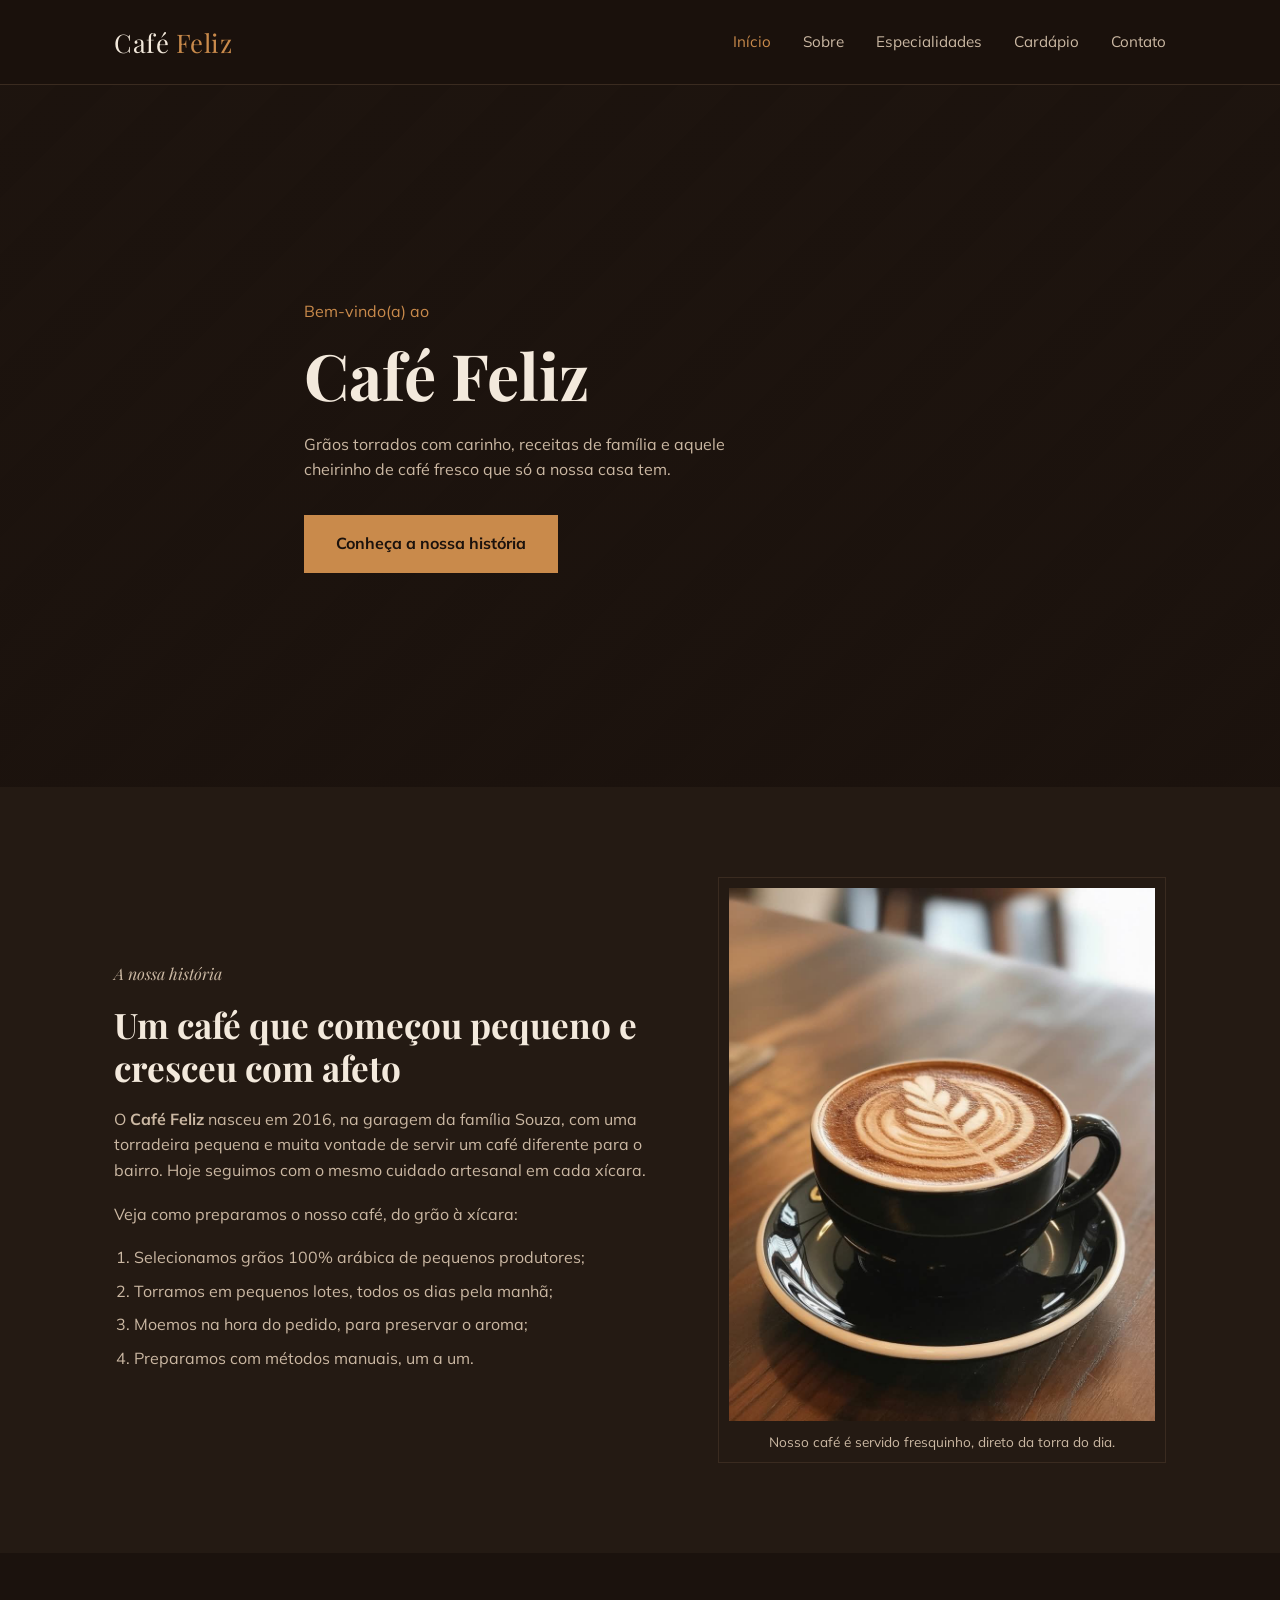
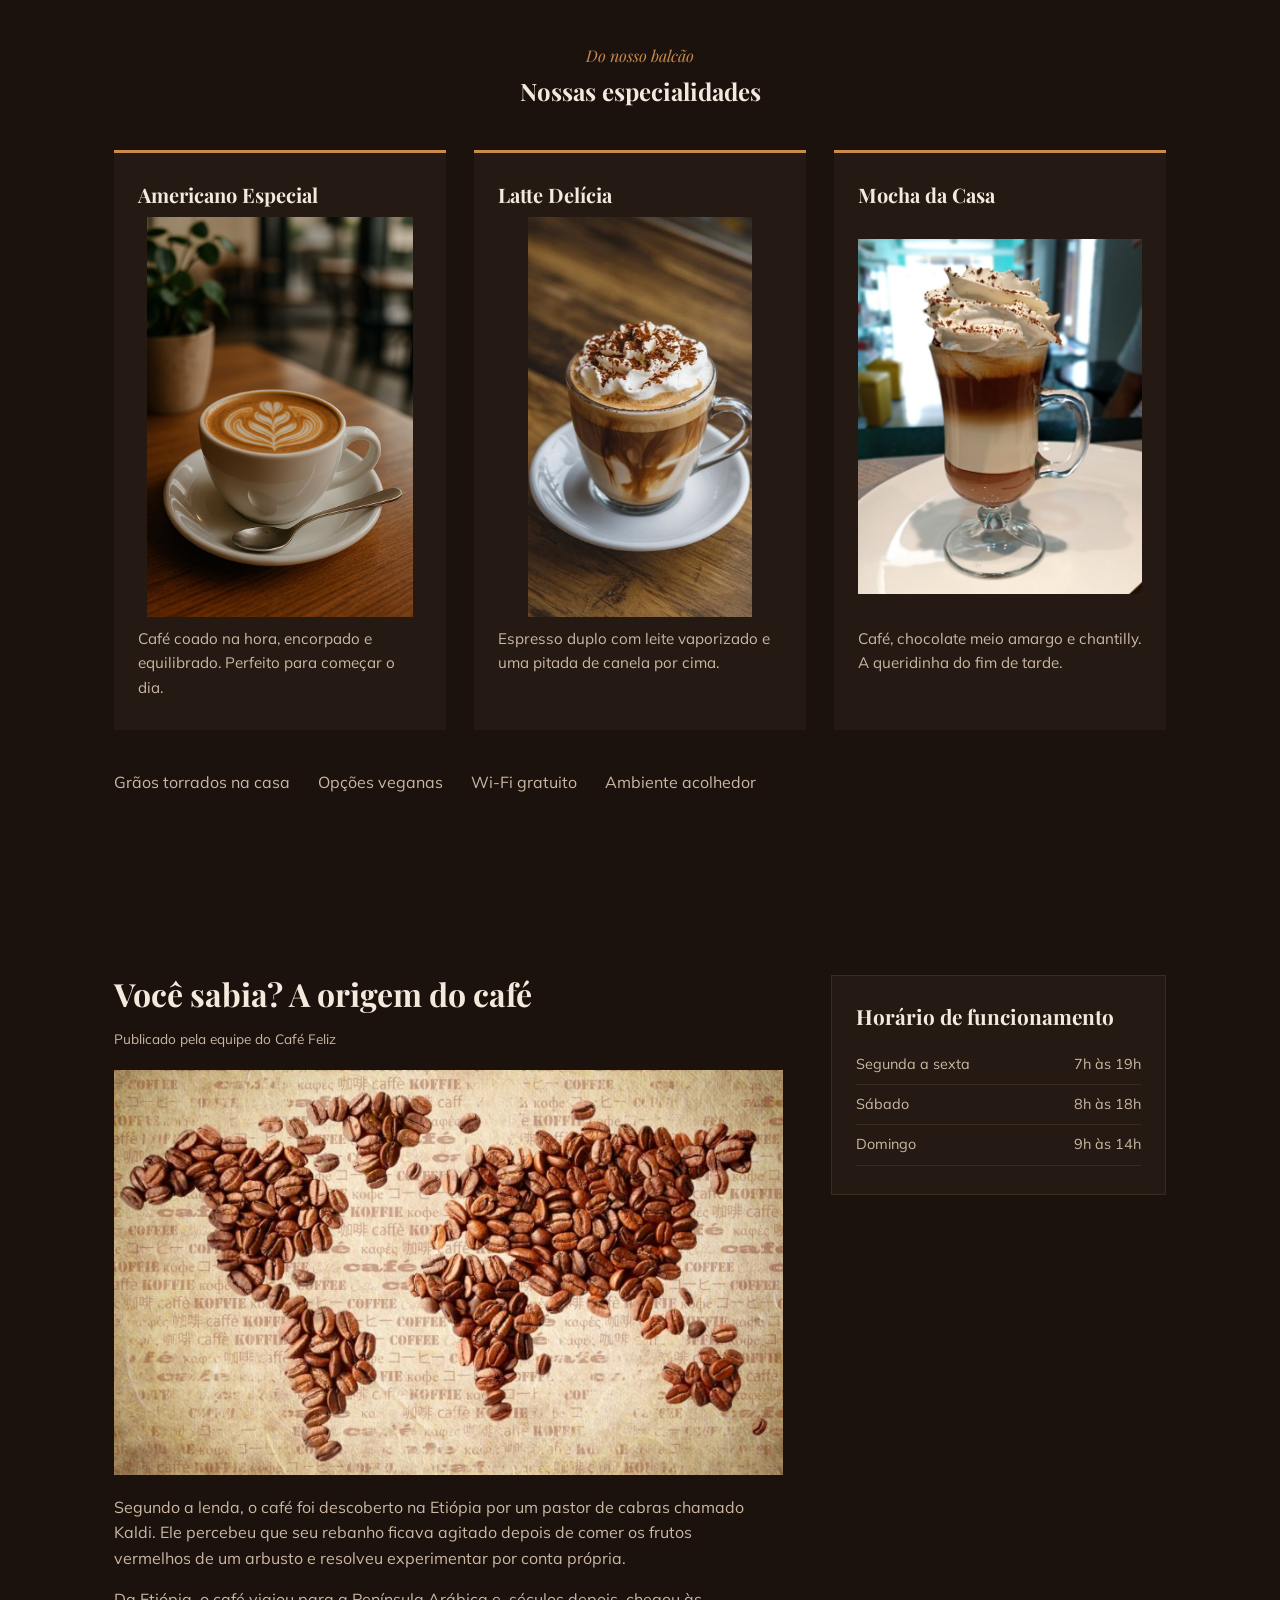
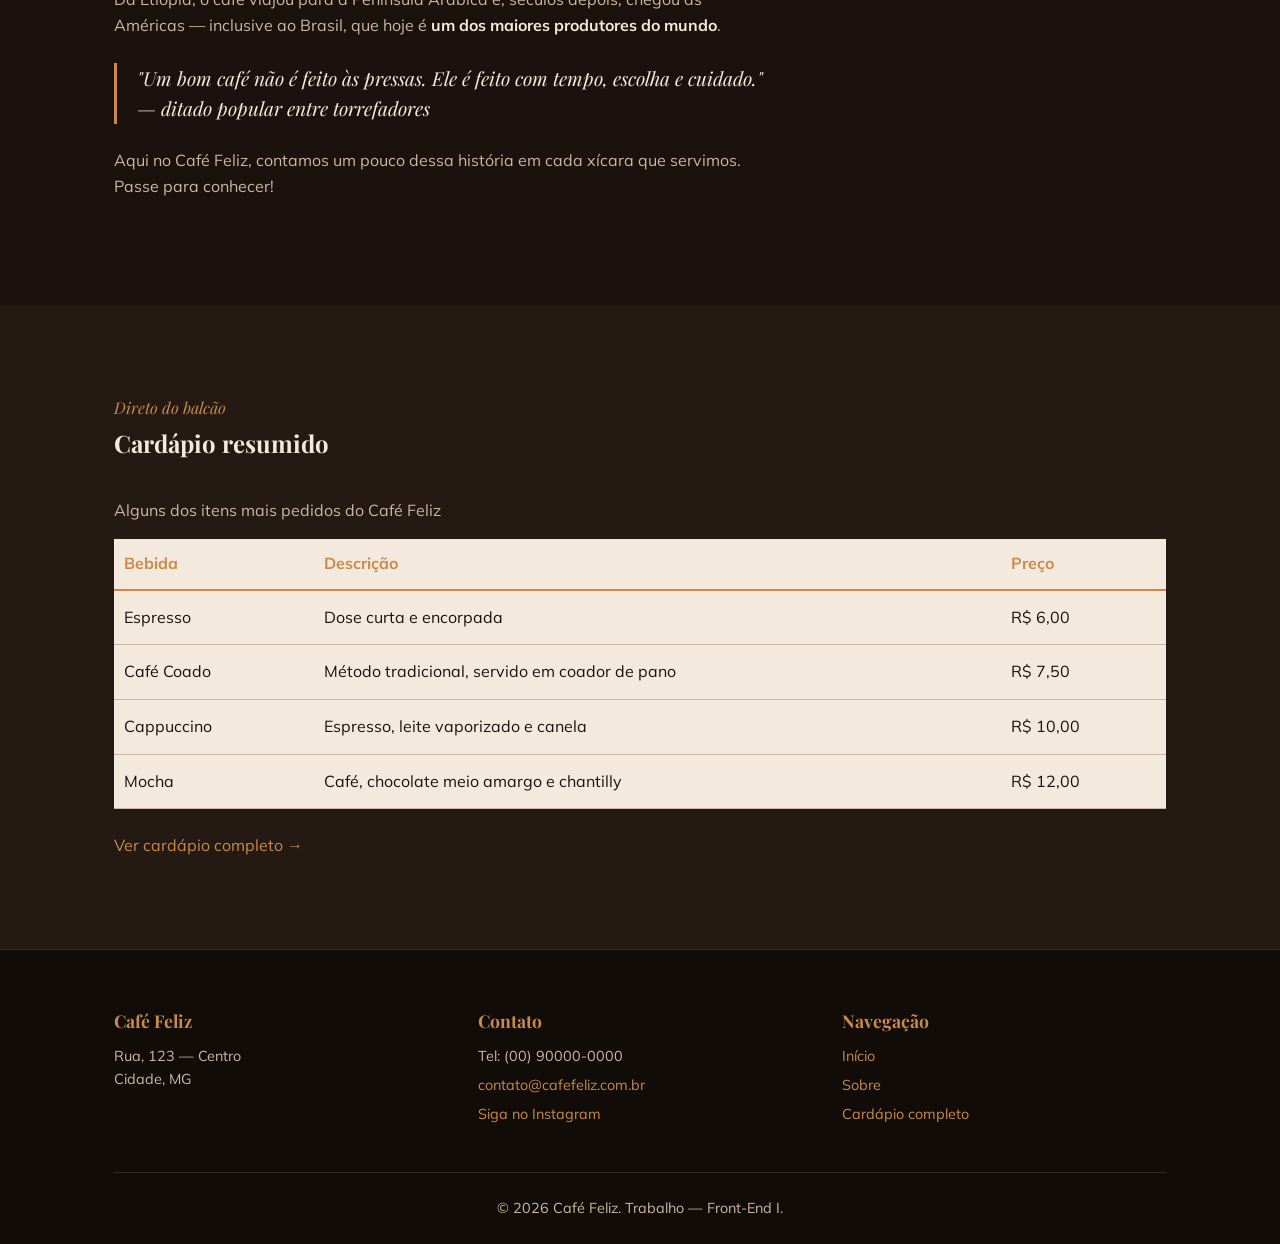
<file: index.html>
<!DOCTYPE html>
<html lang="pt-BR">
<head>
  <meta charset="UTF-8">
  <meta name="viewport" content="width=device-width, initial-scale=1.0">
  <title>Café Feliz — Cafeteria artesanal</title>
  <meta name="description" content="Café Feliz: uma cafeteria de bairro com grãos torrados na casa, bebidas artesanais e um cantinho aconchegante.">
  <link rel="preconnect" href="https://fonts.googleapis.com">
  <link href="https://fonts.googleapis.com/css2?family=Playfair+Display:wght@600;700&family=Mulish:wght@400;600&display=swap" rel="stylesheet">
  <link rel="stylesheet" href="style.css">
  <link rel="stylesheet" href="./responsividade.css">
</head>
<body>

 <!--cabeçalho -->
  <header id="cabecalho">
    <div class="container">
      <p class="logo">Café <span>Feliz</span></p>
      <nav id="menu-principal">
        <ul>
          <li><a href="#home" class="ativo">Início</a></li>
          <li><a href="#sobre">Sobre</a></li>
          <li><a href="#destaques">Especialidades</a></li>
          <li><a href="cardapio.html">Cardápio</a></li>  <!--navega para o cardapio que está dentro do projeto-->
          <li><a href="#contato">Contato</a></li>
        </ul>
      </nav>
    </div>
  </header>

  <main>

 <!--home, inicio-->
    <section id="home">
      <div class="container">
        <p class="bem-vindo">Bem-vindo(a) ao</p>
        <h1>Café Feliz</h1>
        <p class="descricao">Grãos torrados com carinho, receitas de família e aquele cheirinho de café fresco que só a nossa casa tem.</p>
        <a href="#sobre" class="botao">Conheça a nossa história</a> 
      </div>
    </section>

    <!--Sobre-->
    <section id="sobre">
      <div class="container grade-sobre">
        <div>
          <p class="rotulo">A nossa história</p>
          <h2>Um café que começou pequeno e cresceu com afeto</h2>
          <p>O <strong>Café Feliz</strong> nasceu em 2016, na garagem da família Souza, com uma torradeira pequena e muita vontade de servir um café diferente para o bairro. Hoje seguimos com o mesmo cuidado artesanal em cada xícara.</p>
          <p>Veja como preparamos o nosso café, do grão à xícara:</p>
          <!-- lista ordenada -->
          <ol>
            <li>Selecionamos grãos 100% arábica de pequenos produtores;</li>
            <li>Torramos em pequenos lotes, todos os dias pela manhã;</li>
            <li>Moemos na hora do pedido, para preservar o aroma;</li>
            <li>Preparamos com métodos manuais, um a um.</li>
          </ol>
        </div>

        <!-- figura com legenda -->
        <figure>
          <img src="imagens/2f53139ff4cb36a33ff4a9582b5be6a9.jpg" alt="Ilustração de uma xícara de café fumegante sobre um pires">
          <figcaption>Nosso café é servido fresquinho, direto da torra do dia.</figcaption>
        </figure>
      </div>
    </section>

    <!-- especialidades ,destaques -->
    <section id="destaques">
      <div class="container">
        <p class="rotulo rotulo-centro">Do nosso balcão</p>
        <h2 class="titulo-centro">Nossas especialidades</h2>

        <div class="grade-destaques">
          <div class="cartao">
            <h3>Americano Especial</h3>
            <img src="imagens/img1.jpg" alt="café coado na hora, servido em xícara branca">
            <p>Café coado na hora, encorpado e equilibrado. Perfeito para começar o dia.</p>
          </div>
          <div class="cartao">
            <h3>Latte Delícia</h3>
            <img src="imagens/img2.jpg" alt="latte servido em copo de vidro transparente, com espuma cremosa e canela polvilhada por cima">
            <p>Espresso duplo com leite vaporizado e uma pitada de canela por cima.</p>
          </div>
          <div class="cartao">
            <h3>Mocha da Casa</h3>
            <img src="imagens/img3.jpg" alt="mocha servida em xícara, com camada de chantilly por cima">
            <p>Café, chocolate meio amargo e chantilly. A queridinha do fim de tarde.</p>
          </div>
        </div>

        <!-- lista não ordenada -->
        <ul class="lista-simples">
          <li>Grãos torrados na casa</li>
          <li>Opções veganas</li>
          <li>Wi-Fi gratuito</li>
          <li>Ambiente acolhedor</li>
        </ul>
      </div>
    </section>

    <!-- artigo, aside -->
    <section id="blog">
      <div class="container grade-artigo">

        <article>
          <h2>Você sabia? A origem do café</h2>
          <p class="meta">Publicado pela equipe do Café Feliz</p>

          <img class="imagem-artigo" src="imagens/shutterstock_95863327-e1460064424869-760x460.jpg" alt="Grãos de café espalhados sobre uma superfície escura">

          <p>Segundo a lenda, o café foi descoberto na Etiópia por um pastor de cabras chamado Kaldi. Ele percebeu que seu rebanho ficava agitado depois de comer os frutos vermelhos de um arbusto e resolveu experimentar por conta própria.</p>
          <p>Da Etiópia, o café viajou para a Península Arábica e, séculos depois, chegou às Américas — inclusive ao Brasil, que hoje é <strong>um dos maiores produtores do mundo</strong>.</p>

          <blockquote>"Um bom café não é feito às pressas. Ele é feito com tempo, escolha e cuidado." — ditado popular entre torrefadores</blockquote>

          <p>Aqui no Café Feliz, contamos um pouco dessa história em cada xícara que servimos.<br>
          Passe para conhecer!</p>
        </article>

      <!--Horario de funcionamento -->
        <aside>
          <h2>Horário de funcionamento</h2>
          <ul>
            <li><span>Segunda a sexta</span> <span>7h às 19h</span></li>
            <li><span>Sábado</span> <span>8h às 18h</span></li>
            <li><span>Domingo</span> <span>9h às 14h</span></li>
          </ul>
        </aside>

      </div>
    </section>

    <!-- cardapio resumido -->
    <section id="cardapio-resumo">
      <div class="container">
        <p class="rotulo">Direto do balcão</p>
        <h2>Cardápio resumido</h2>

      <div class="tabela-cardapio">
        <table>
          <caption>Alguns dos itens mais pedidos do Café Feliz</caption>
          <thead>
            <tr>
              <th scope="col">Bebida</th>
              <th scope="col">Descrição</th>
              <th scope="col">Preço</th>
            </tr>
          </thead>
          <tbody>
            <tr>
              <td>Espresso</td>
              <td>Dose curta e encorpada</td>
              <td>R$ 6,00</td>
            </tr>
            <tr>
              <td>Café Coado</td>
              <td>Método tradicional, servido em coador de pano</td>
              <td>R$ 7,50</td>
            </tr>
            <tr>
              <td>Cappuccino</td>
              <td>Espresso, leite vaporizado e canela</td>
              <td>R$ 10,00</td>
            </tr>
            <tr>
              <td>Mocha</td>
              <td>Café, chocolate meio amargo e chantilly</td>
              <td>R$ 12,00</td>
            </tr>
          </tbody>
        </table>
      </div>

        <p class="link-cardapio"><a href="cardapio.html">Ver cardápio completo →</a></p>
      </div>
    </section>

  </main>

<!--rodapé-->
  <footer id="rodape">
    <div class="container">
      <div class="grade-rodape">
        <div>
          <h3>Café Feliz</h3>
          <p>Rua, 123 — Centro<br>Cidade, MG</p>
        </div>
        <div id="contato">
          <h3>Contato</h3>
          <ul>
            <li>Tel: (00) 90000-0000</li>
            <li><a href="mailto:contato@cafefeliz.com.br">contato@cafefeliz.com.br</a></li>
            <li><a href="https://www.instagram.com" target="_blank" rel="noopener">Siga no Instagram</a></li>
          </ul>
        </div>
        <div>
          <h3>Navegação</h3>
          <ul>
            <li><a href="#home">Início</a></li>
            <li><a href="#sobre">Sobre</a></li>
            <li><a href="cardapio.html">Cardápio completo</a></li>
          </ul>
        </div>
      </div>
      <p class="copyright">&copy; 2026 Café Feliz. Trabalho — Front-End I.</p>
    </div>
  </footer>

</body>
</html>
</file>
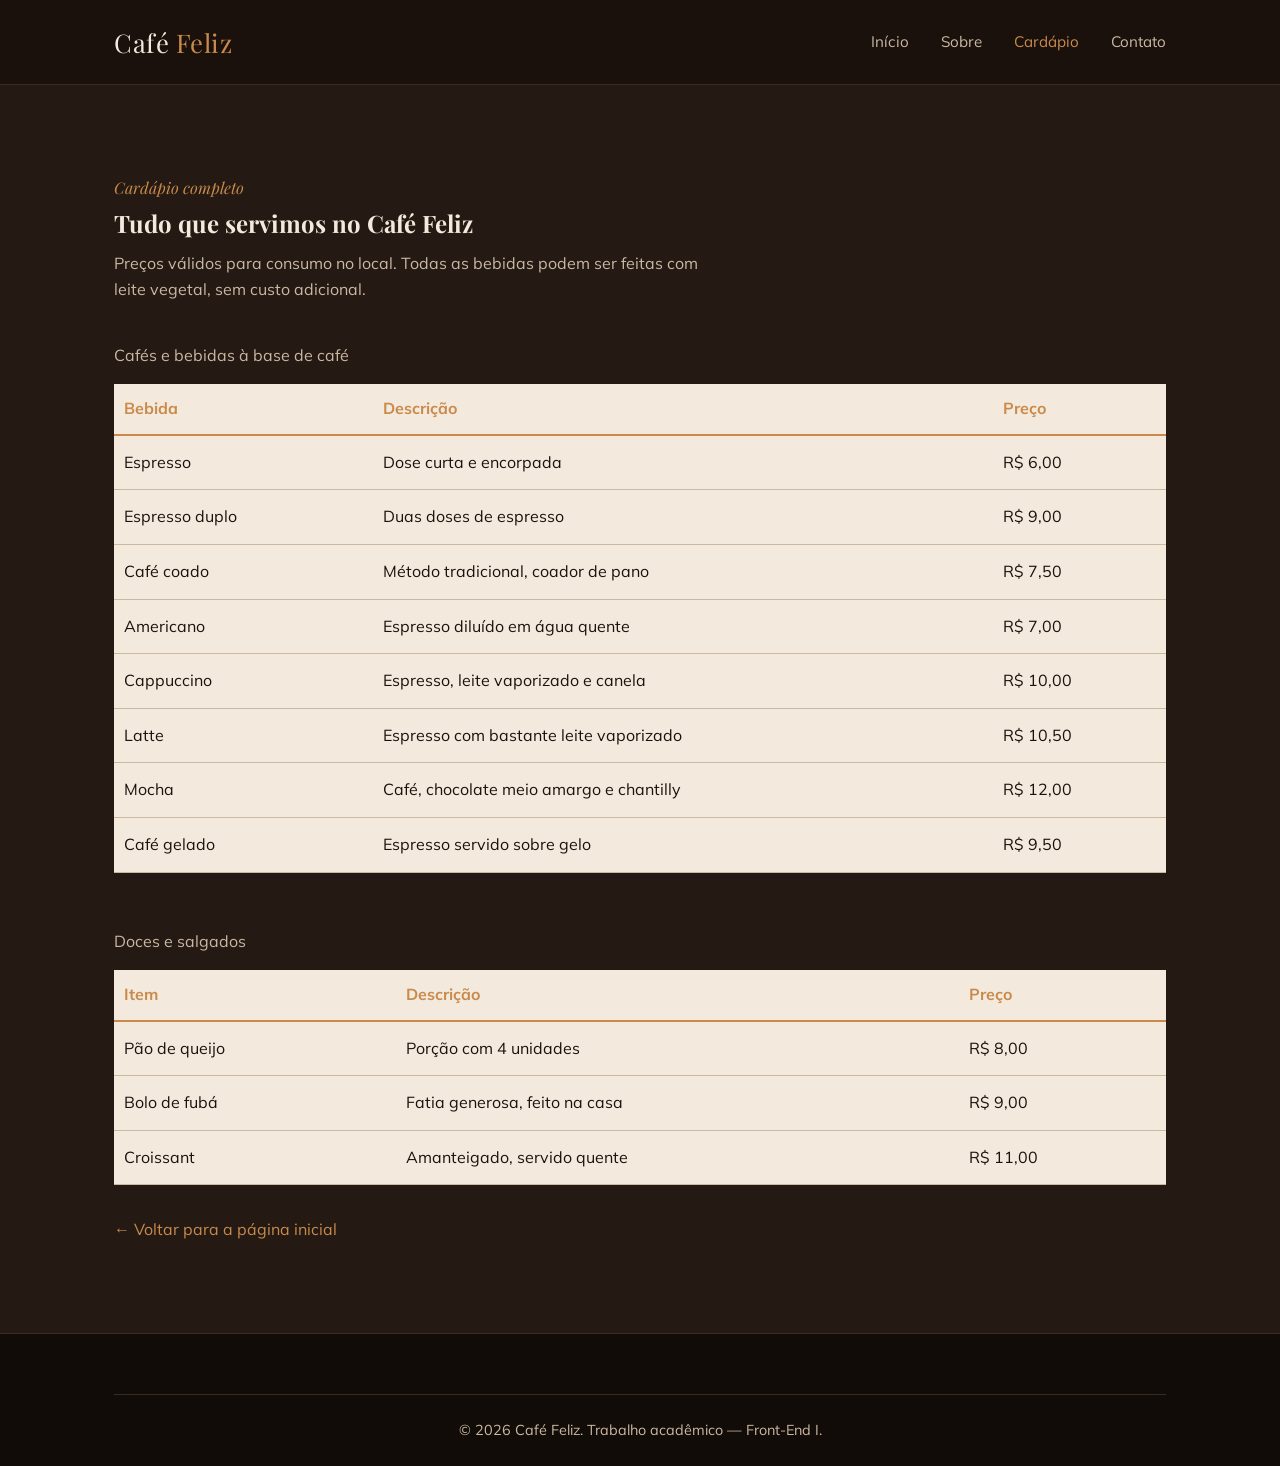
<file: cardapio.html>
<!DOCTYPE html>
<html lang="pt-BR">
<head>
  <meta charset="UTF-8">
  <meta name="viewport" content="width=device-width, initial-scale=1.0">
  <title>Cardápio completo — Café Feliz</title>
  <link rel="preconnect" href="https://fonts.googleapis.com">
  <link href="https://fonts.googleapis.com/css2?family=Playfair+Display:wght@600;700&family=Mulish:wght@400;600&display=swap" rel="stylesheet">
  <link rel="stylesheet" href="style.css">
</head>
<body>

  <header id="cabecalho">
    <div class="container">
      <p class="logo">Café <span>Feliz</span></p>
      <nav id="menu-principal">
        <ul>
          <li><a href="index.html">Início</a></li>
          <li><a href="index.html#sobre">Sobre</a></li>
          <li><a href="cardapio.html" class="ativo">Cardápio</a></li>
          <li><a href="index.html#contato">Contato</a></li>
        </ul>
      </nav>
    </div>
  </header>

  <main>
    <section id="cardapio-resumo">
      <div class="container">
        <p class="rotulo">Cardápio completo</p>
        <h1>Tudo que servimos no Café Feliz</h1>
        <p class="descricao-cardapio">
          Preços válidos para consumo no local. Todas as bebidas podem ser feitas com leite vegetal, sem custo adicional.
        </p>

        <table>
          <caption>Cafés e bebidas à base de café</caption>
          <thead>
            <tr>
              <th scope="col">Bebida</th>
              <th scope="col">Descrição</th>
              <th scope="col">Preço</th>
            </tr>
          </thead>
          <tbody>
            <tr><td>Espresso</td><td>Dose curta e encorpada</td><td>R$ 6,00</td></tr>
            <tr><td>Espresso duplo</td><td>Duas doses de espresso</td><td>R$ 9,00</td></tr>
            <tr><td>Café coado</td><td>Método tradicional, coador de pano</td><td>R$ 7,50</td></tr>
            <tr><td>Americano</td><td>Espresso diluído em água quente</td><td>R$ 7,00</td></tr>
            <tr><td>Cappuccino</td><td>Espresso, leite vaporizado e canela</td><td>R$ 10,00</td></tr>
            <tr><td>Latte</td><td>Espresso com bastante leite vaporizado</td><td>R$ 10,50</td></tr>
            <tr><td>Mocha</td><td>Café, chocolate meio amargo e chantilly</td><td>R$ 12,00</td></tr>
            <tr><td>Café gelado</td><td>Espresso servido sobre gelo</td><td>R$ 9,50</td></tr>
          </tbody>
        </table>

        <table class="tabela-secundaria">
          <caption>Doces e salgados</caption>
          <thead>
            <tr>
              <th scope="col">Item</th>
              <th scope="col">Descrição</th>
              <th scope="col">Preço</th>
            </tr>
          </thead>
          <tbody>
            <tr><td>Pão de queijo</td><td>Porção com 4 unidades</td><td>R$ 8,00</td></tr>
            <tr><td>Bolo de fubá</td><td>Fatia generosa, feito na casa</td><td>R$ 9,00</td></tr>
            <tr><td>Croissant</td><td>Amanteigado, servido quente</td><td>R$ 11,00</td></tr>
          </tbody>
        </table>

        <p class="link-voltar"><a href="index.html">&larr; Voltar para a página inicial</a></p> <!--&larr; é uma seta apontando para a esquerda no html-->
      </div>
    </section>
  </main>

  <footer id="rodape">
    <div class="container">
      <p class="copyright">&copy; 2026 Café Feliz. Trabalho acadêmico — Front-End I.</p>
    </div>
  </footer>

</body>
</html>
</file>
<file: style.css>
/*estilos para toda página, pra tirar as configurações padrão que vem no html */
* {
  box-sizing: border-box;
  margin: 0;
  padding: 0;
}

html {
  scroll-behavior: smooth; /*faz a rolagem suave ao navegar para as referencias #*/
}

body {
  background-color: #1b120d;
  color: #f3e9dc;
  font-family: "Mulish", Arial, sans-serif;
  line-height: 1.6;
}

img {
  max-width: 100%;
  display: block;
}

a {
  color: #c98a4b;
  text-decoration: none;
}

h1, h2, h3 {
  font-family: "Playfair Display", Georgia, serif;
  font-weight: 700;
  color: #f3e9dc;
  line-height: 1.2; /*serve para dar espaços entre as linhas dos textos*/
}

/*estilos gerais*/
.container {
  width: 100%;
  max-width: 1100px;
  margin: 0 auto;
  padding: 0 24px;
}

section {
  padding: 90px 0;
}

/*cabeçalho*/
#cabecalho {
  position: sticky;
  top: 0;
  z-index: 10; /*é um valor de prioridade do cabeçalho, serve para que ele fique acima dos outros elementos ao rolar a página*/
  background-color: rgba(27, 18, 13, 0.95);
  border-bottom: 1px solid #3a2b20;
}

#cabecalho .container {
  display: flex;
  align-items: center;
  justify-content: space-between;
  height: 84px;
}

.logo {
  font-family: "Playfair Display", Georgia, serif;
  font-size: 1.6rem;
  letter-spacing: 0.5px;
}

.logo span {
  color: #c98a4b;
}

#menu-principal ul {
  display: flex;
  gap: 32px;
  list-style: none;
}

#menu-principal a {
  color: #cbb8a3;
  font-size: 0.95rem;
}

#menu-principal a:hover,
#menu-principal a.ativo {
  color: #c98a4b;
}

/*home*/
#home {
  min-height: 78vh;
  display: flex;
  align-items: center;
  background: linear-gradient(180deg, rgba(27,18,13,0.75), rgba(27,18,13,0.95)),
              repeating-linear-gradient(135deg, #241a13 0 40px, #1f1610 40px 80px);
}

#home .container {
  max-width: 720px;
}

#home p.bem-vindo {
  color: #c98a4b;
  margin-bottom: 12px;
}

#home h1 {
  font-size: clamp(2.4rem, 5vw, 4rem);
  margin-bottom: 18px;
}

#home p.descricao {
  color: #cbb8a3;
  max-width: 480px;
  margin-bottom: 32px;
}

.botao {
  display: inline-block;
  background-color: #c98a4b;
  color: #1b120d;
  font-weight: 700;
  padding: 14px 30px;
  border: 2px solid #c98a4b;
}

.botao:hover {
  background-color: transparent;
  color: #c98a4b;
}

.botao-contorno {
  background-color: transparent;
  color: #c98a4b;
}

/*sobre*/
#sobre {
  background-color: #241a13;
}

.grade-sobre {
  display: grid;
  grid-template-columns: 1.1fr 0.9fr;
  gap: 56px;
  align-items: center;
}

.rotulo {
  color: #c98a4b;
  font-family: "Playfair Display", Georgia, serif;
  font-style: italic;
  margin-bottom: 8px;
}

.rotulo-centro,
.titulo-centro {
  text-align: center;
}

#sobre h2 {
  font-size: 2.2rem;
  margin-bottom: 18px;
}

#sobre p {
  color: #cbb8a3;
  margin-bottom: 18px;
}

#sobre ol {
  margin-left: 20px;
  color: #cbb8a3;
}

#sobre ol li {
  margin-bottom: 8px;
}

figure {
  border: 1px solid #3a2b20;
  padding: 10px;
  max-width: 450px;
  width: 100%;
}

figcaption {
  text-align: center;
  color: #cbb8a3;
  font-size: 0.85rem;
  padding-top: 10px;
}

/*destaques, especialidades*/
.grade-destaques {
  display: grid;
  grid-template-columns: repeat(3, 1fr);
  gap: 28px;
  margin-top: 44px;
}

.cartao img {
  width: 100%;
  height: 400px;
  border-radius: 8px;
  object-fit: contain; /*contain define que a imagem se ajuste ao contêiner sem distorcer, pois na responsividade ela estava ficando cortada*/
}

.cartao {
  border-top: 3px solid #c98a4b;
  background-color: #241a13;
  padding: 30px 24px;
}

.cartao h3 {
  font-size: 1.25rem;
  margin-bottom: 10px;
}

.cartao p {
  color: #cbb8a3;
  font-size: 0.95rem;
  margin-top: 10px;
}

#destaques ul.lista-simples {
  list-style: none;
  margin-top: 40px;
  display: flex;
  flex-wrap: wrap; /*flex-wrap: wrap; permite que os itens da lista quebrem para a próxima linha se não couberem na largura disponível*/
  gap: 10px 28px;
  color: #cbb8a3;
}


/*artigo e aside*/
.grade-artigo {
  display: grid;
  grid-template-columns: 2fr 1fr;
  gap: 48px;
  align-items: start;
}

article h2 {
  font-size: 2rem;
  margin-bottom: 14px;
}

article .meta {
  color: #cbb8a3;
  font-size: 0.85rem;
  margin-bottom: 20px;
}

article p {
  color: #cbb8a3;
  margin-bottom: 16px;
  max-width: 65ch;
}

.imagem-artigo {
  margin-bottom: 20px;
}

article strong {
  color: #f3e9dc;
}

blockquote {
  border-left: 3px solid #c98a4b;
  padding-left: 20px;
  font-family: "Playfair Display", Georgia, serif;
  font-style: italic;
  font-size: 1.2rem;
  margin: 24px 0;
  color: #f3e9dc;
}

aside {
  background-color: #241a13;
  border: 1px solid #3a2b20;
  padding: 28px 24px;
}

aside h2 {
  font-size: 1.3rem;
  margin-bottom: 16px;
}

aside ul {
  list-style: none;
  color: #cbb8a3;
}

aside ul li {
  display: flex;
  justify-content: space-between; /*serve para alinhar os itens da lista distribuindo o espaço para eles igualmente, nesse caso ele dividiu n meio dando espaço para os dias ficarem a esquerda e os horarios a direita*/
  padding: 8px 0;
  border-bottom: 1px solid #3a2b20;
  font-size: 0.9rem;
}

/*cardapio resumido*/
#cardapio-resumo {
  background-color: #241a13;
}

table {
  width: 100%;
  border-collapse: collapse; /*border-collapse: collapse; serve para remover o espaçamento entre as bordas das células da tabela, deixando a tabela mais compacta e visualmente mais limpa*/
  margin-top: 40px;
  background-color: #f3e9dc;
}

.descricao-cardapio {
  color: #cbb8a3;
  max-width: 60ch;
  margin-top: 14px;
}

.tabela-secundaria {
  margin-top: 56px;
}

.link-voltar {
  margin-top: 32px;
}

.link-cardapio {
  margin-top: 24px;
}

caption {
  text-align: left;
  color: #cbb8a3;
  margin-bottom: 16px;
}

thead th {
  text-align: left;
  color: #c98a4b;
  border-bottom: 2px solid #c98a4b;
  padding: 12px 10px;
}

tbody td {
  padding: 14px 10px;
  border-bottom: 1px solid #cbb8a3;
  color: #1b120d;
}

tbody tr:hover {
  background-color: rgba(201, 138, 75, 0.18);
}

/*rodapé*/
#rodape {
  background-color: #120c08;
  border-top: 1px solid #3a2b20;
  padding: 60px 0 24px;
}

.grade-rodape {
  display: grid;
  grid-template-columns: repeat(3, 1fr); /*serve para criar três colunas de largura igual*/
  gap: 40px;
  margin-bottom: 40px;
}

#rodape h3 {
  font-size: 1.1rem;
  margin-bottom: 14px;
  color: #c98a4b;
}

#rodape p, #rodape li {
  color: #cbb8a3;
  font-size: 0.9rem;
}

#rodape ul {
  list-style: none;
}

#rodape ul li {
  margin-bottom: 6px;
}

.copyright {
  text-align: center;
  color: #cbb8a3;
  font-size: 0.8rem;
  padding-top: 24px;
  border-top: 1px solid #3a2b20;
}
</file>
<file: responsividade.css>
/* ===== Telas até 900px (tablets) ===== */
@media (max-width: 900px) {
  .grade-sobre,
  .grade-artigo {
    grid-template-columns: 1fr;
  }

  .grade-destaques {
    grid-template-columns: repeat(2, 1fr);
  }

  .grade-rodape {
    grid-template-columns: 1fr 1fr;
  }

  .cartao img {
    height: 260px;
  }
}

/* ===== Telas até 600px (celulares) ===== */
@media (max-width: 600px) {
  #cabecalho .container {
    flex-direction: column;
    height: auto;
    padding: 16px 24px;
    gap: 12px;
  }

  #menu-principal ul {
    gap: 14px;
    flex-wrap: wrap;
    justify-content: center;
  }

  section {
    padding: 60px 0;
  }

  .grade-destaques {
    grid-template-columns: 1fr;
  }

  .cartao img {
    height: 220px;
  }

  .grade-rodape {
    grid-template-columns: 1fr;
    text-align: center;
  }

  blockquote {
    font-size: 1.05rem;
    padding-left: 14px;
  }

  .tabela-cardapio {
    overflow-x: auto;
  }

  table {
    font-size: 0.85rem;
    min-width: 480px; /* a tabela não é espremida — quem rola é o wrapper */
  }
}

/* ===== Telas muito pequenas ===== */
@media (max-width: 380px) {
  .container {
    padding: 0 16px;
  }

  #home h1 {
    font-size: 2rem;
  }

  .botao {
    padding: 12px 22px;
    font-size: 0.9rem;
  }

  .logo {
    font-size: 1.35rem;
  }
}
</file>
